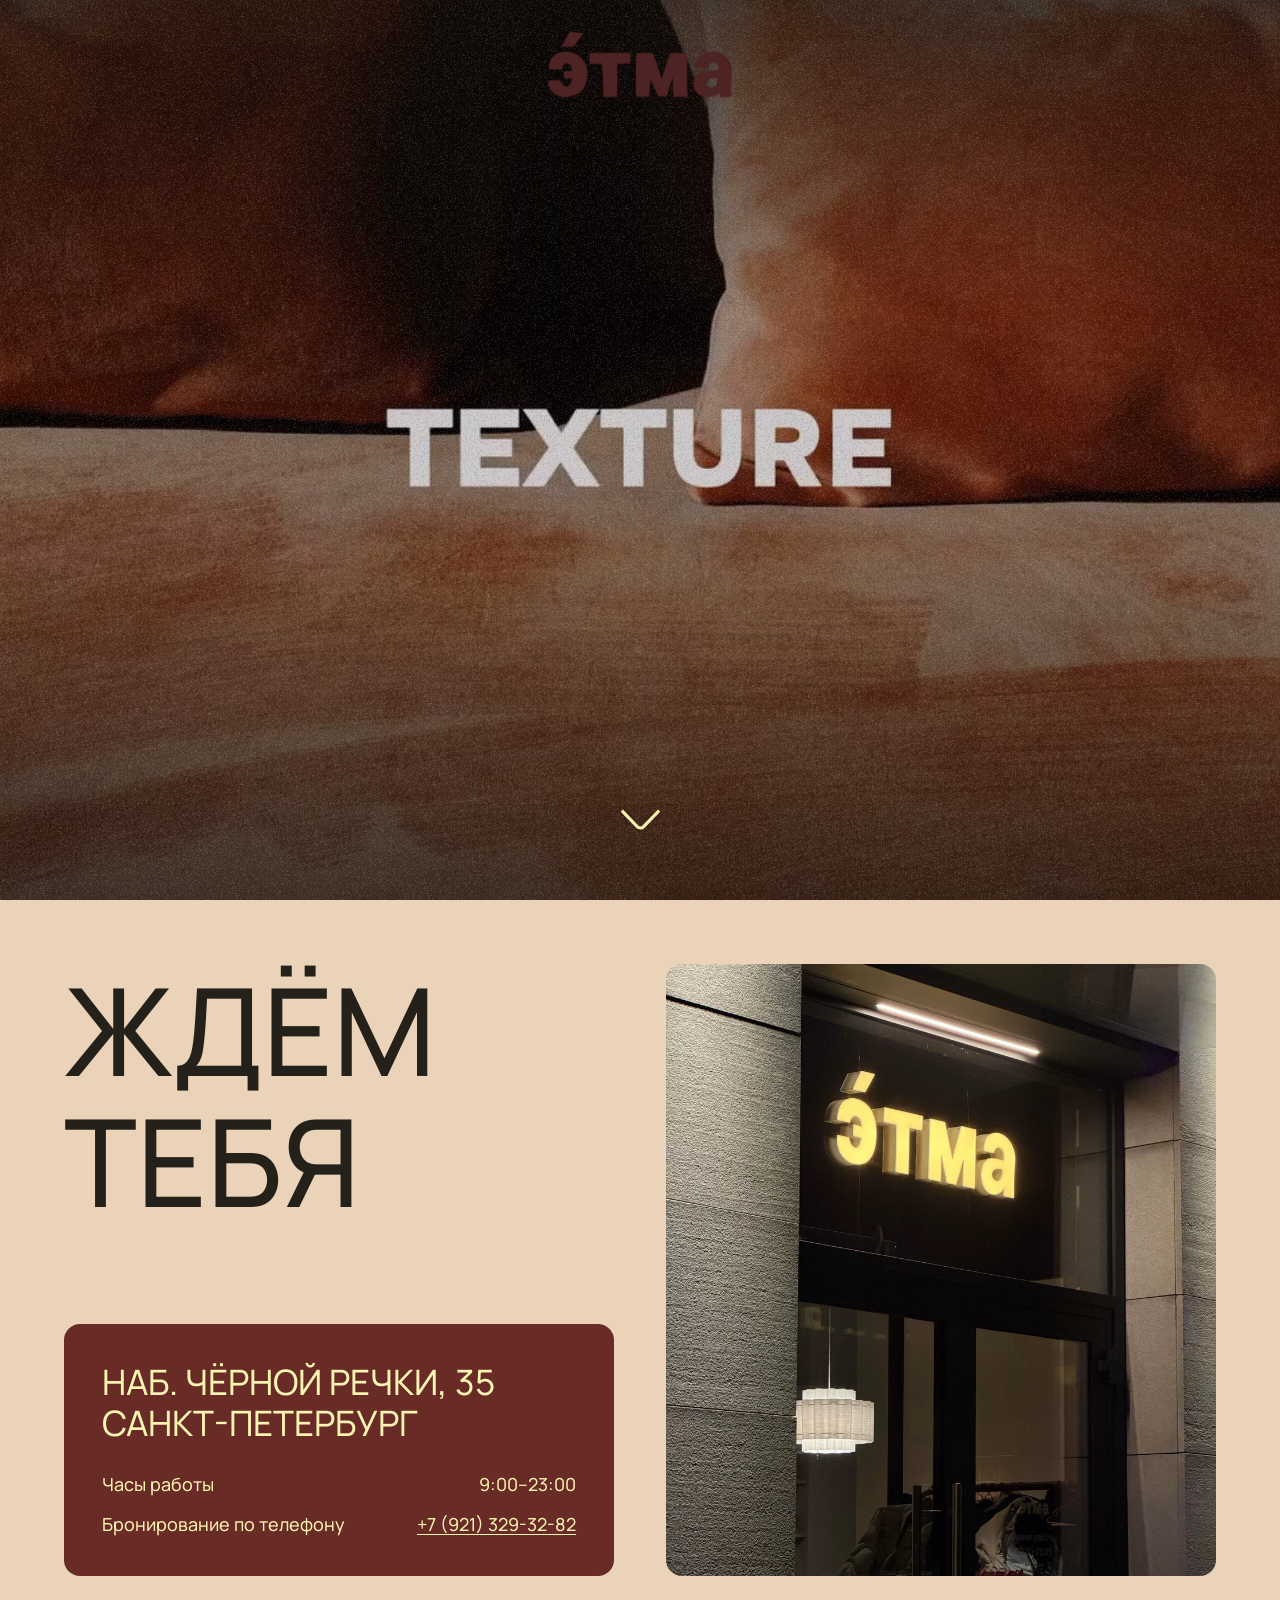
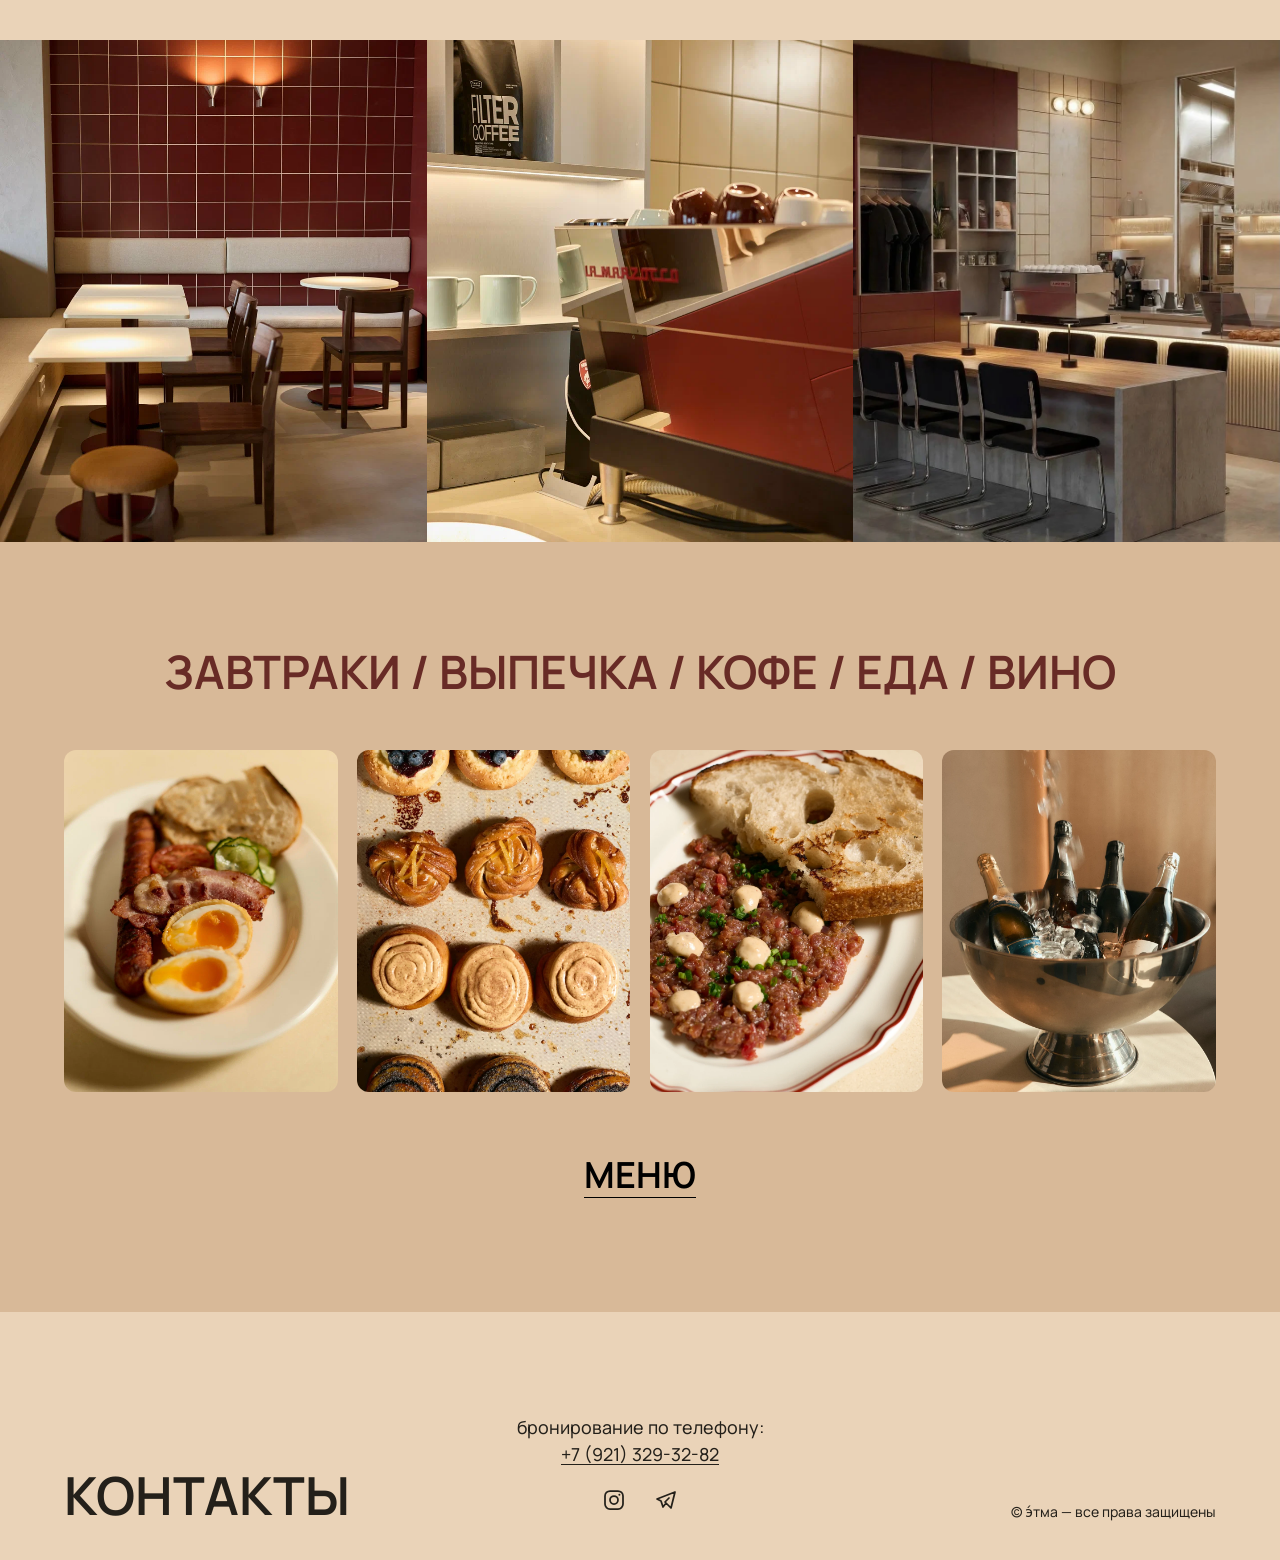
<file: index.html>
<!doctype html>
<html lang="ru">
<head>
  <meta charset="utf-8">
  <meta name="viewport" content="width=device-width, initial-scale=1">
  <meta name="description" content="Ресторан «Этма» — это стильное городское бистро с уютным интерьером в тёплых тонах и панорамными окнами, из которых открывается прекрасный вид на набережную Чёрной речки.">
  <meta name="theme-color" content="#24201a">
  <title>Э́ТМА | Городское бистро</title>
  <link rel="icon" href="favicon.ico" sizes="16x16 32x32 48x48">
  <link rel="icon" href="favicon.png" type="image/png" sizes="64x64">
  <link rel="preload" href="assets/Manrope.ttf" as="font" type="font/ttf" crossorigin>
  <link rel="stylesheet" href="styles.css">
  <script defer src="wheel-scroll.js"></script>
  <script defer src="food-gallery.js"></script>
</head>
<body>
  <main>
    <section class="hero" id="hero" aria-labelledby="hero-title">
      <video class="hero-video" poster="assets/poster.jpg" preload="auto" autoplay muted loop playsinline aria-hidden="true">
        <source src="assets/hero-loop.mp4" type="video/mp4">
      </video>
      <header class="hero-header">
        <h1 class="hero-logo" id="hero-title" lang="ru">
          <img src="assets/etma-wordmark.webp" width="1635" height="579" alt="Этма">
        </h1>
      </header>
      <a class="wander" href="#locations" aria-label="Перейти к адресу" lang="ru">
        <img src="assets/chevron.svg" width="41" height="21" alt="">
      </a>
    </section>
    <section class="locations" id="locations" aria-labelledby="locations-title" tabindex="-1">
      <div class="locations-inner">
        <div class="locations-intro">
          <div class="locations-details" lang="ru">
            <h2 id="locations-title">ждём <br>тебя</h2>
            <div class="locations-contact">
              <address class="locations-address">
                <span>наб. Чёрной речки, 35</span>
                <span>Санкт-Петербург</span>
              </address>
              <dl class="locations-contact-info">
                <div>
                  <dt>Часы работы</dt>
                  <dd>9:00–23:00</dd>
                </div>
                <div>
                  <dt>Бронирование по телефону</dt>
                  <dd><a href="tel:+79213293282">+7 (921) 329-32-82</a></dd>
                </div>
              </dl>
            </div>
          </div>
          <div class="locations-photo">
            <img src="assets/locations-entrance.webp" width="960" height="1280" alt="Вход в кафе «Этма» со светящейся вывеской" lang="ru" decoding="async">
          </div>
        </div>
      </div>
      <div class="locations-gallery">
        <img src="assets/locations-interior.webp" width="853" height="1280" alt="Wooden café tables beside a deep red tiled wall" decoding="async">
        <img src="assets/locations-espresso.webp" width="853" height="1280" alt="Red espresso machine with cups and a bag of filter coffee" decoding="async">
        <img src="assets/locations-counter.webp" width="959" height="1278" alt="Длинный деревянный стол и кофейная стойка в зале «Этмы»" lang="ru" decoding="async">
      </div>
    </section>
    <section class="food" id="food" aria-labelledby="food-title" lang="ru">
      <div class="food-inner">
        <h2 id="food-title">завтраки / выпечка / кофе / еда / вино</h2>
        <div class="food-gallery">
          <button class="food-photo" type="button" aria-label="Сменить фото завтрака и сырников" aria-pressed="false">
            <img src="assets/menu-breakfast.webp" width="960" height="1280" alt="Завтрак с яйцом, беконом, колбаской и тостом" decoding="async">
            <img class="food-photo-alternate" src="assets/gallery-syrniki.webp" width="960" height="1280" alt="Сырники с кремом и ягодным соусом" loading="lazy" decoding="async">
          </button>
          <button class="food-photo" type="button" aria-label="Сменить фото выпечки" aria-pressed="false">
            <img src="assets/menu-pastries.webp" width="960" height="1280" alt="Свежая выпечка с черникой, кремом и маком" decoding="async">
            <img class="food-photo-alternate" src="assets/gallery-pastries.webp" width="853" height="1280" alt="Четыре вида выпечки на бордовой тарелке" loading="lazy" decoding="async">
          </button>
          <button class="food-photo" type="button" aria-label="Сменить фото тартара и бургера" aria-pressed="false">
            <img src="assets/menu-tartare.webp" width="960" height="1280" alt="Тартар с гренкой и зелёным луком" decoding="async">
            <img class="food-photo-alternate food-photo-burger" src="assets/gallery-burger.webp" width="1280" height="853" alt="Бургер с картофелем фри" loading="lazy" decoding="async">
          </button>
          <button class="food-photo" type="button" aria-label="Сменить фото вина и коктейля" aria-pressed="false">
            <img src="assets/menu-wine.webp" width="985" height="1280" alt="Бутылки игристого вина в чаше со льдом" decoding="async">
            <img class="food-photo-alternate" src="assets/gallery-drinks.jpg" width="1536" height="2048" alt="Коктейль с оливками и бокал белого вина" loading="lazy" decoding="async">
          </button>
        </div>
        <a class="food-menu-link" href="menu.html">МЕНЮ</a>
      </div>
    </section>
  </main>
  <footer class="contacts" id="contacts" aria-labelledby="contacts-title" lang="ru">
    <div class="contacts-inner">
      <h2 id="contacts-title">контакты</h2>
      <div class="contacts-booking">
        <p>бронирование по телефону: <a href="tel:+79213293282" draggable="false">+7 (921) 329-32-82</a></p>
        <div class="contacts-socials">
          <span class="contacts-social" role="img" aria-label="Instagram">
            <svg viewBox="0 0 24 24" fill="none" stroke="currentColor" stroke-width="1.75" aria-hidden="true">
              <rect x="3" y="3" width="18" height="18" rx="5"/>
              <circle cx="12" cy="12" r="4"/>
              <circle cx="17.4" cy="6.7" r="1" fill="currentColor" stroke="none"/>
            </svg>
          </span>
          <span class="contacts-social" role="img" aria-label="Telegram">
            <svg viewBox="0 0 24 24" fill="none" stroke="currentColor" stroke-width="1.75" stroke-linecap="round" stroke-linejoin="round" aria-hidden="true">
              <path d="M15 10l-4 4l6 6l4-16l-18 7l4 2l2 6l3-4"/>
            </svg>
          </span>
        </div>
      </div>
      <small class="contacts-copyright">© э́тма — все права защищены</small>
    </div>
  </footer>
</body>
</html>
</file>
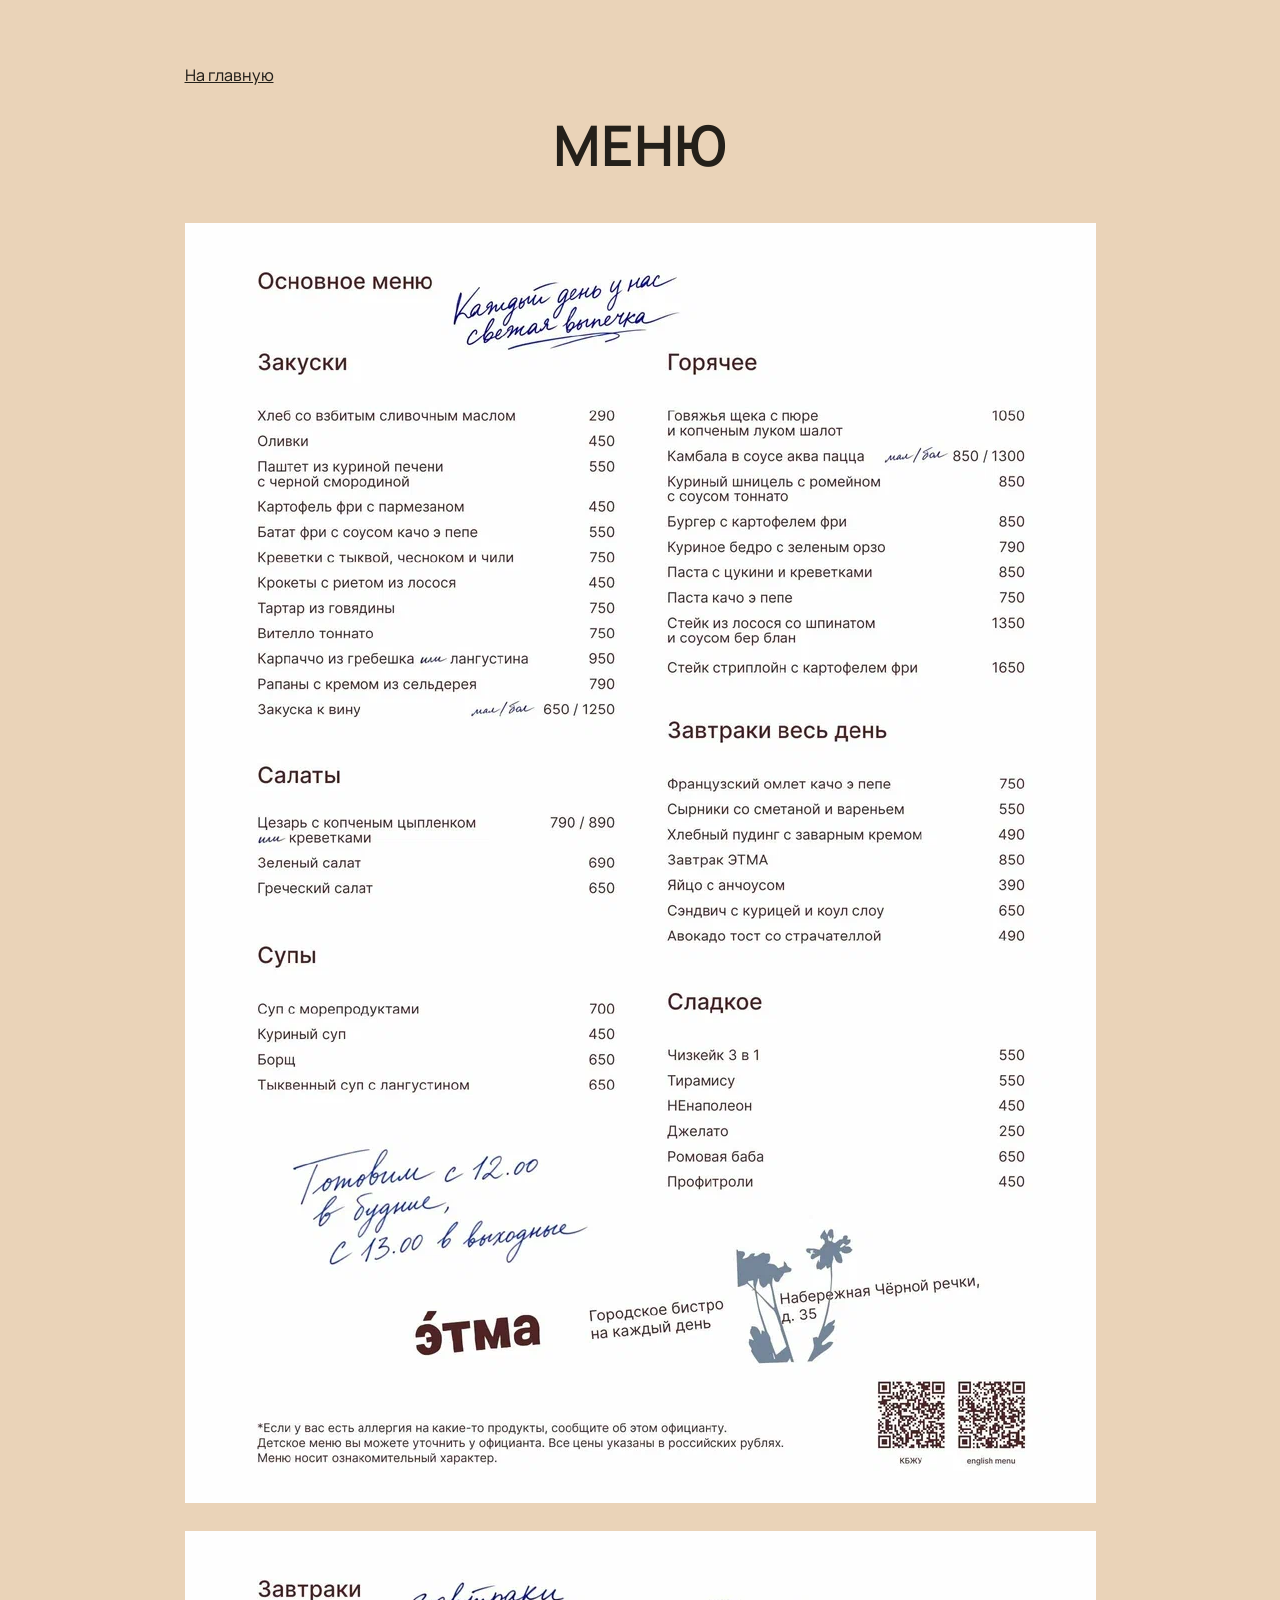
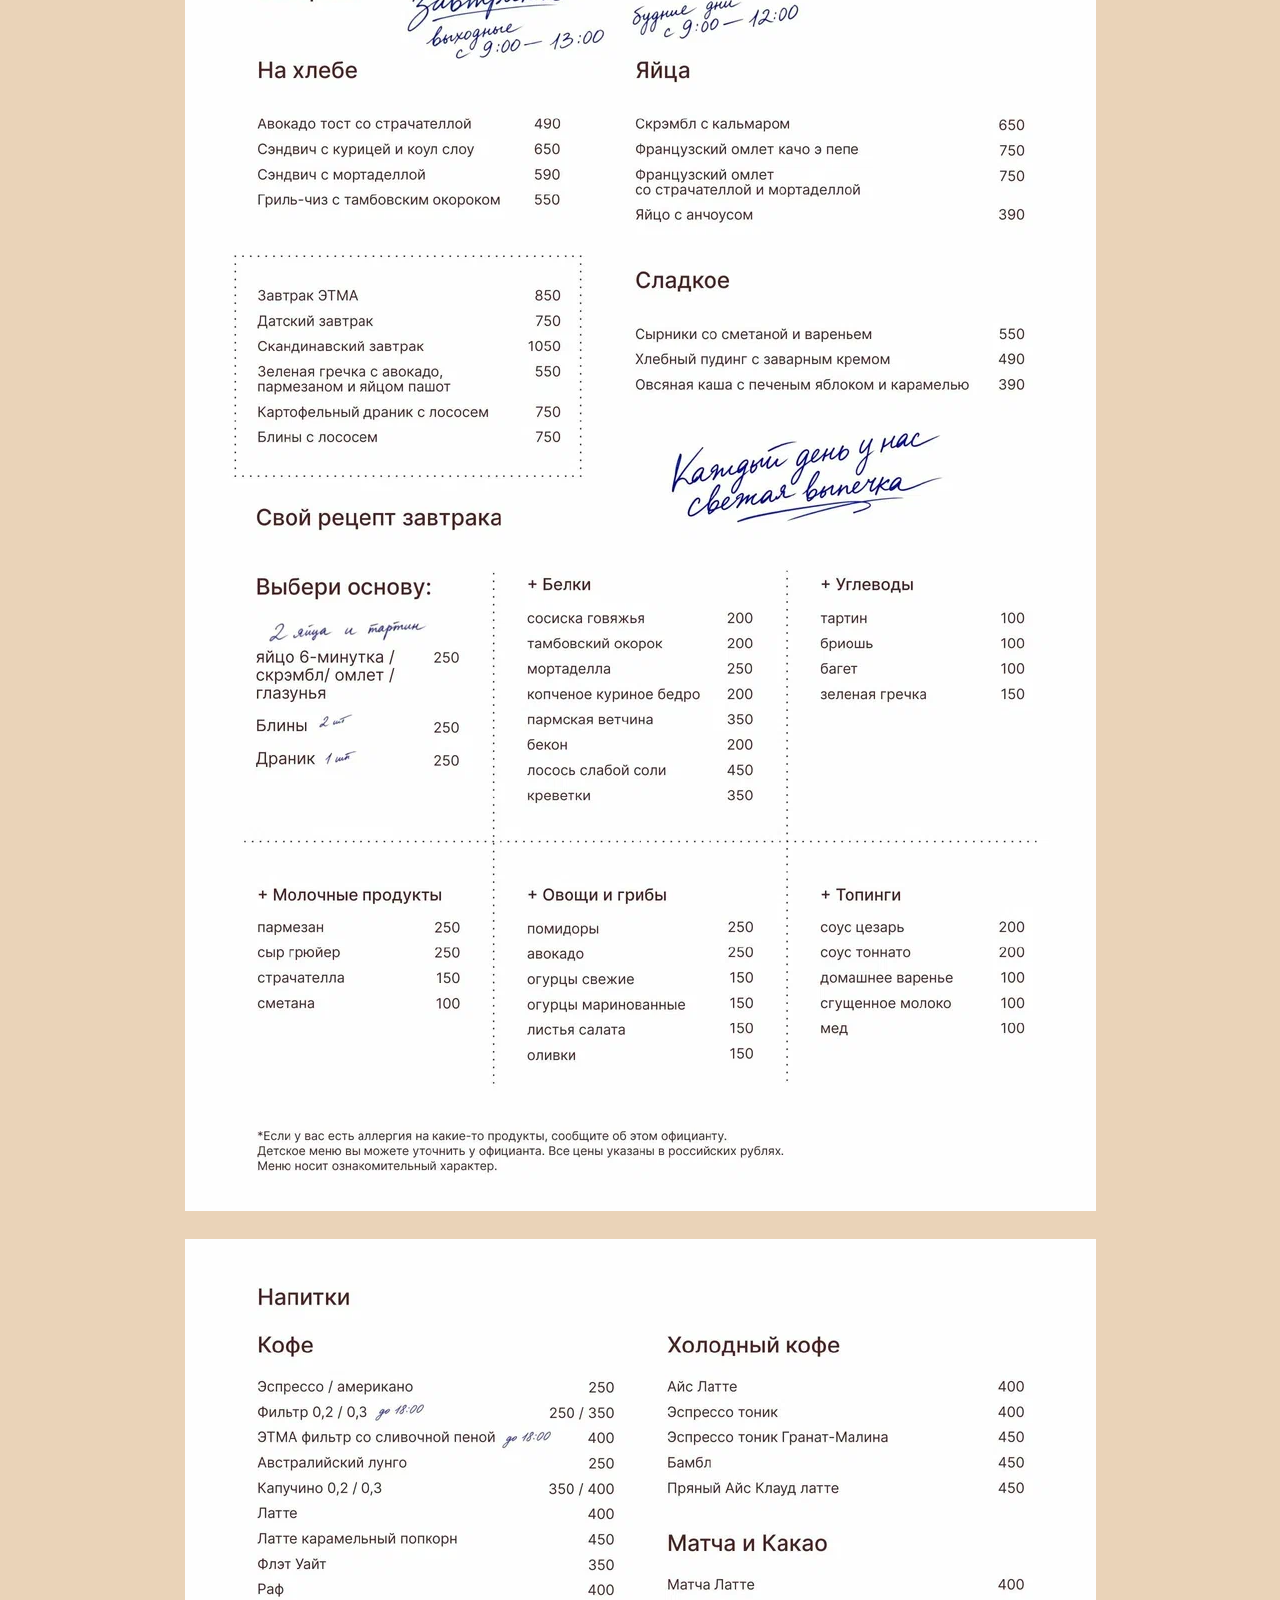
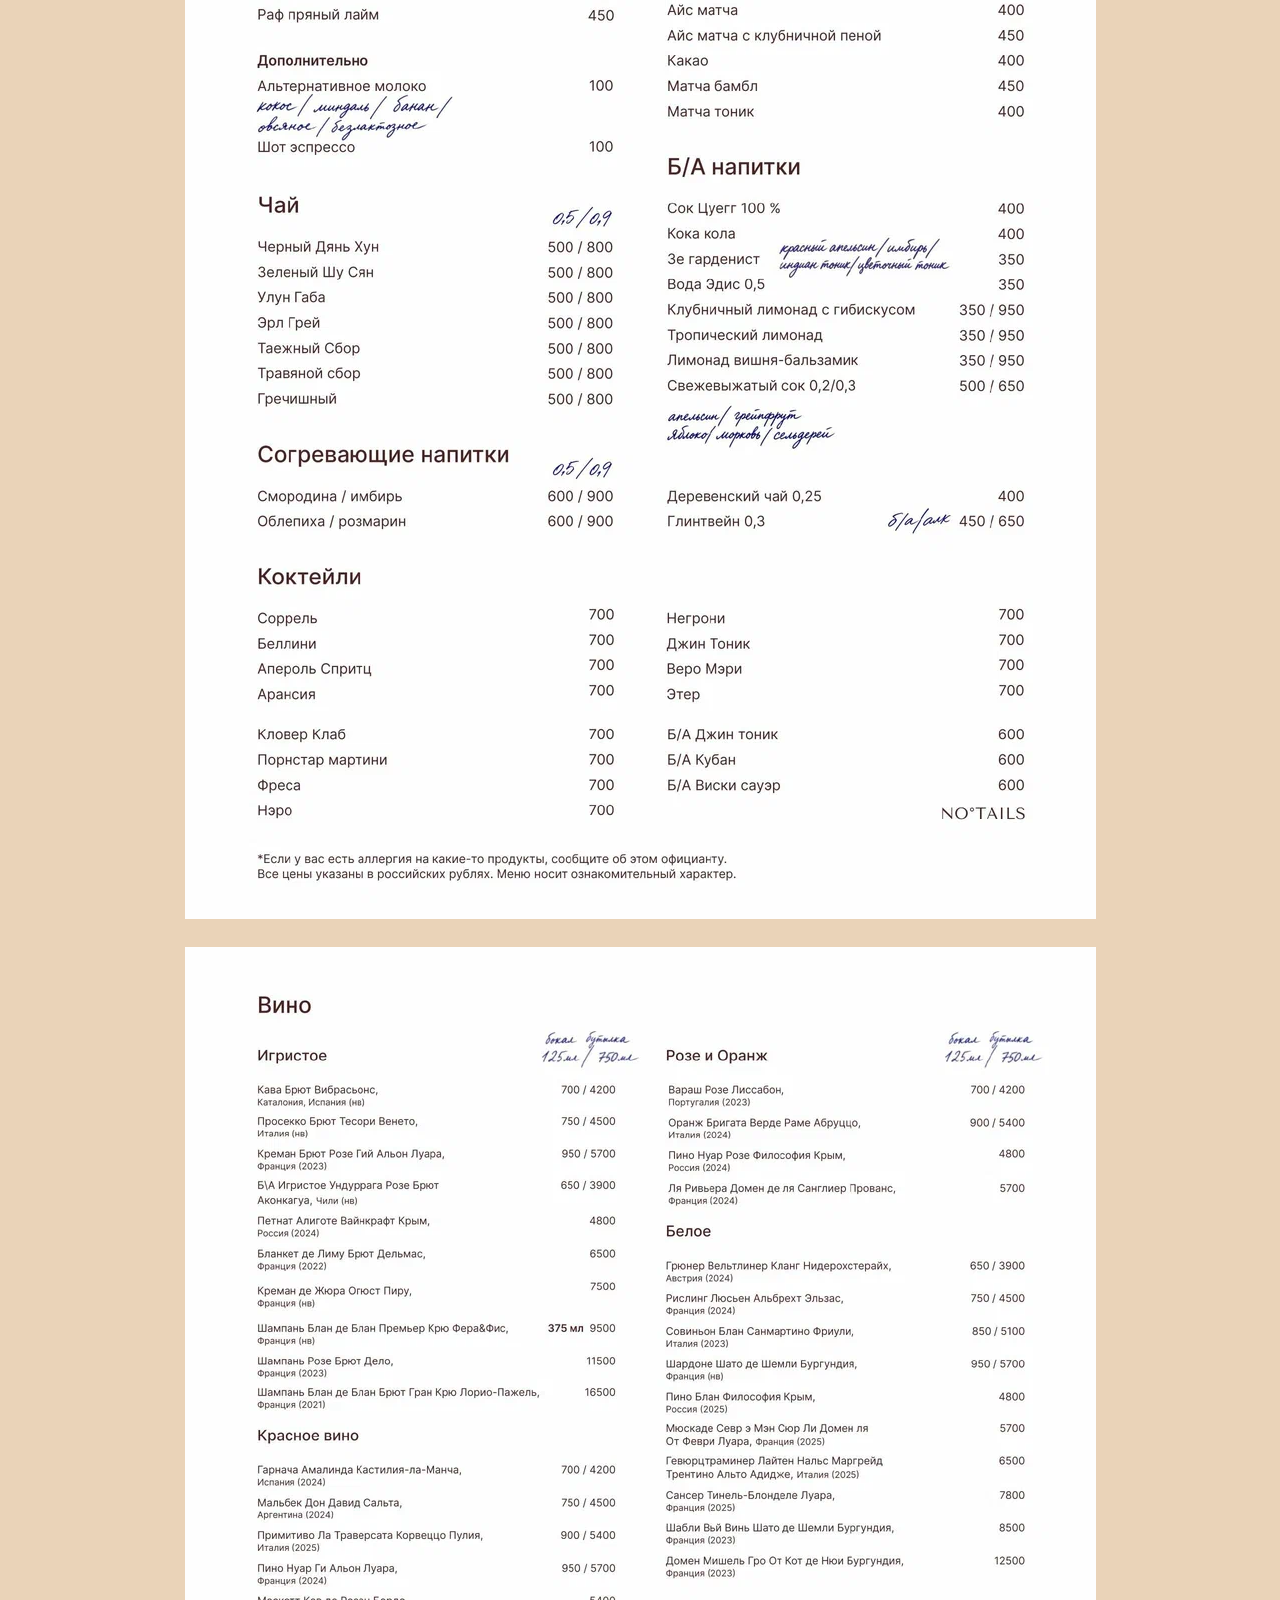
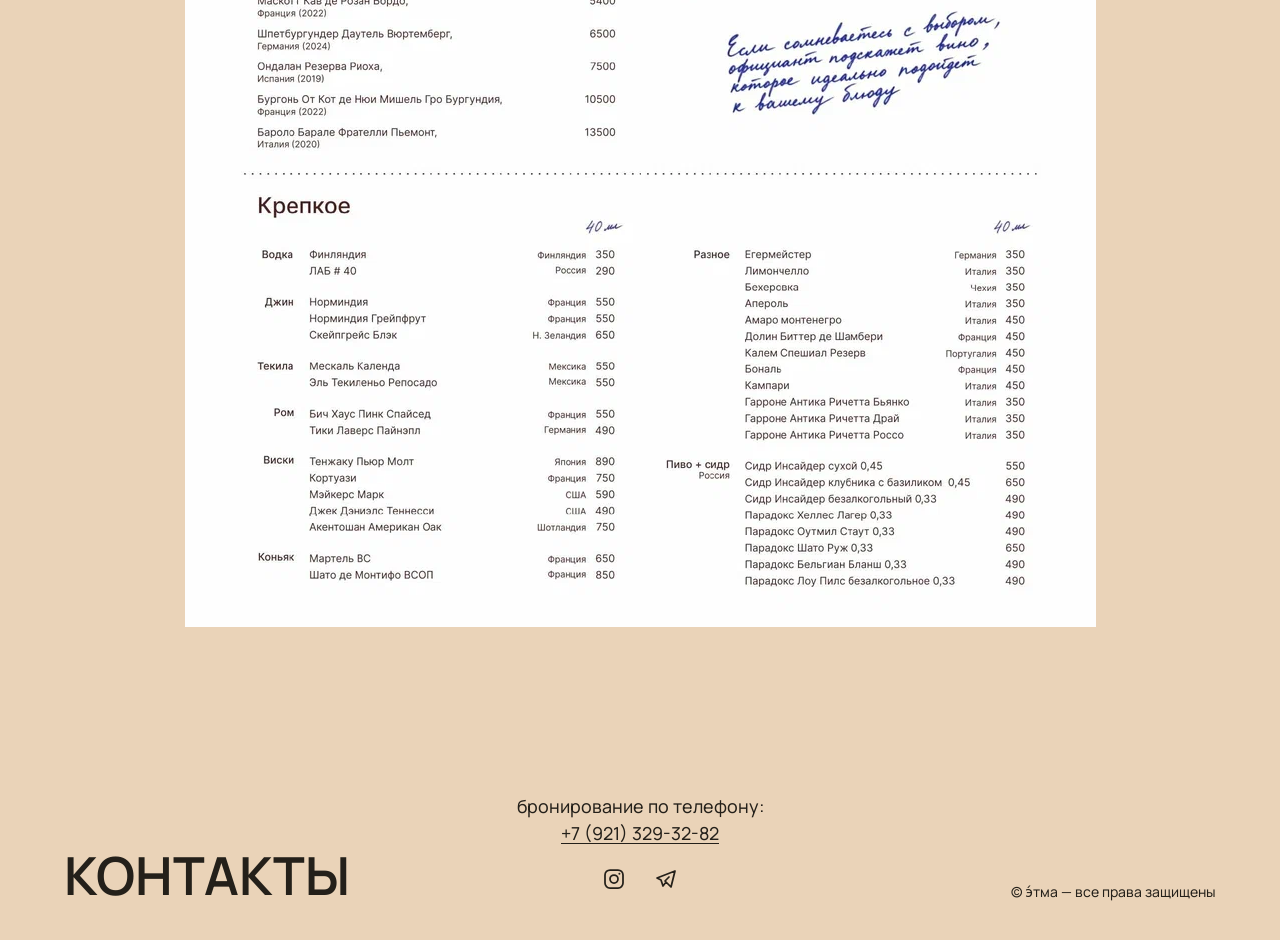
<file: menu.html>
<!doctype html>
<html lang="ru">
<head>
  <meta charset="utf-8">
  <meta name="viewport" content="width=device-width, initial-scale=1">
  <meta name="theme-color" content="#ead3b8">
  <title>Меню | Э́ТМА</title>
  <link rel="icon" href="favicon.ico" sizes="16x16 32x32 48x48">
  <link rel="icon" href="favicon.png" type="image/png" sizes="64x64">
  <link rel="preload" href="assets/Manrope.ttf" as="font" type="font/ttf" crossorigin>
  <link rel="stylesheet" href="styles.css">
  <script defer src="wheel-scroll.js"></script>
  <script defer src="menu-viewer.js"></script>
</head>
<body class="menu-page">
  <main class="menu-content">
    <a href="index.html#food">На главную</a>
    <h1>МЕНЮ</h1>
    <div class="menu-sheets">
      <a href="assets/menu.webp" aria-label="Открыть основное меню в полном размере">
        <img src="assets/menu.webp" width="911" height="1280" alt="Основное меню" decoding="async">
      </a>
      <a href="assets/menu1.webp" aria-label="Открыть меню завтраков в полном размере">
        <img src="assets/menu1.webp" width="911" height="1280" alt="Завтраки" decoding="async">
      </a>
      <a href="assets/menu3.webp" aria-label="Открыть меню напитков в полном размере">
        <img src="assets/menu3.webp" width="911" height="1280" alt="Напитки" decoding="async">
      </a>
      <a href="assets/menu2.webp" aria-label="Открыть винную карту в полном размере">
        <img src="assets/menu2.webp" width="911" height="1280" alt="Вино и крепкие напитки" decoding="async">
      </a>
    </div>
  </main>
  <footer class="contacts" id="contacts" aria-labelledby="contacts-title" lang="ru">
    <div class="contacts-inner">
      <h2 id="contacts-title">контакты</h2>
      <div class="contacts-booking">
        <p>бронирование по телефону: <a href="tel:+79213293282" draggable="false">+7 (921) 329-32-82</a></p>
        <div class="contacts-socials">
          <span class="contacts-social" role="img" aria-label="Instagram">
            <svg viewBox="0 0 24 24" fill="none" stroke="currentColor" stroke-width="1.75" aria-hidden="true">
              <rect x="3" y="3" width="18" height="18" rx="5"/>
              <circle cx="12" cy="12" r="4"/>
              <circle cx="17.4" cy="6.7" r="1" fill="currentColor" stroke="none"/>
            </svg>
          </span>
          <span class="contacts-social" role="img" aria-label="Telegram">
            <svg viewBox="0 0 24 24" fill="none" stroke="currentColor" stroke-width="1.75" stroke-linecap="round" stroke-linejoin="round" aria-hidden="true">
              <path d="M15 10l-4 4l6 6l4-16l-18 7l4 2l2 6l3-4"/>
            </svg>
          </span>
        </div>
      </div>
      <small class="contacts-copyright">© э́тма — все права защищены</small>
    </div>
  </footer>
  <dialog class="menu-viewer" aria-label="Просмотр меню">
    <form class="menu-viewer-controls" method="dialog">
      <button class="menu-viewer-zoom-out" type="button" aria-label="Уменьшить меню" aria-disabled="true">−</button>
      <button class="menu-viewer-zoom-in" type="button" aria-label="Увеличить меню">+</button>
      <button type="submit" aria-label="Закрыть меню" autofocus>×</button>
    </form>
    <div class="menu-viewer-scroll" role="region" aria-label="Лист меню" tabindex="-1">
      <div class="menu-viewer-sheet">
        <img class="menu-viewer-image" alt="">
      </div>
    </div>
  </dialog>
</body>
</html>
</file>
<file: styles.css>
@font-face {
  font-family: Manrope;
  src: url("assets/Manrope.ttf") format("truetype");
  font-style: normal;
  font-weight: 200 800;
  font-display: swap;
}

:root {
  --cream: #fef5b3;
  --espresso: #24201a;
  --beige: #ead3b8;
  --beige-warm: #d8b998;
  --burgundy: #682b26;
}

* { box-sizing: border-box; }

body {
  margin: 0;
  background: var(--espresso);
  color: var(--cream);
  font-family: Manrope, system-ui, sans-serif;
  font-weight: 450;
  cursor: default;
  -webkit-user-select: none;
  user-select: none;
}

a {
  color: inherit;
  cursor: pointer;
  -webkit-tap-highlight-color: transparent;
}
a:focus-visible {
  outline: 2px solid currentColor;
  outline-offset: 5px;
}

.hero-header {
  position: absolute;
  inset: 0 0 auto;
  display: grid;
  justify-items: center;
  padding: max(clamp(16px, 3vw, 32px), env(safe-area-inset-top)) 20px 0;
}

.hero-logo {
  width: clamp(108px, 15vw, 184px);
  margin: 0;
  animation: hero-logo-in 1.4s cubic-bezier(.16,1,.3,1) both;
}

.hero-logo img {
  display: block;
  width: 100%;
  height: auto;
}

.hero {
  position: relative;
  min-height: 100vh;
  min-height: 100svh;
  isolation: isolate;
  overflow: hidden;
  background: var(--espresso) url("assets/poster.jpg") center / cover;
}

.hero-video {
  position: absolute;
  z-index: -1;
  inset: 0;
  width: 100%;
  height: 100%;
  object-fit: cover;
}

.hero::after {
  content: "";
  position: absolute;
  z-index: -1;
  inset: 0;
  pointer-events: none;
  background:
    url("assets/hero-grain.png") repeat,
    linear-gradient(180deg, rgb(18 12 8 / 68%), rgb(18 12 8 / 19%) 35% 62%, rgb(18 12 8 / 64%));
}

.wander {
  position: absolute;
  top: 91%;
  left: 50%;
  transform: translate(-50%, -50%);
  display: grid;
  place-items: center;
  width: 48px;
  height: 48px;
  animation: wander-in 1.4s .6s cubic-bezier(.16,1,.3,1) both;
}

@keyframes hero-logo-in {
  from { opacity: 0; }
}

@keyframes wander-in {
  from { opacity: 0; transform: translate(-50%, calc(-50% + 150px)); }
}

@media (prefers-reduced-motion: reduce) {
  .hero-logo, .wander { animation: none; }
  .hero-video { visibility: hidden; }
}

.locations {
  display: grid;
  align-content: center;
  gap: clamp(28px, 5vw, 72px);
  min-height: 100svh;
  padding-block-start: clamp(36px, 5vw, 80px);
  background: var(--beige);
  color: var(--espresso);
}

.locations-inner {
  width: calc(100% - 2 * clamp(20px, 5vw, 80px));
  max-width: 1240px;
  margin-inline: auto;
}

.locations-gallery {
  display: grid;
  grid-template-columns: repeat(3, minmax(0, 1fr));
}

.locations-intro {
  display: grid;
  grid-template-columns: repeat(2, minmax(0, 1fr));
  align-items: stretch;
  gap: clamp(20px, 4vw, 64px);
}

.locations-photo img, .locations-gallery img {
  display: block;
  width: 100%;
  height: auto;
  object-fit: cover;
}

.locations-photo {
  position: relative;
  aspect-ratio: 9 / 10;
  overflow: hidden;
  border-radius: 16px;
}

.locations-photo img {
  position: absolute;
  inset: 0;
  height: 100%;
  object-position: center 35%;
}

.locations-details {
  display: grid;
  grid-template-rows: auto 1fr;
  gap: clamp(24px, 3vw, 44px);
}

.locations-contact {
  align-self: end;
  container-type: inline-size;
  padding: clamp(20px, 3vw, 40px);
  border-radius: 16px;
  background: var(--burgundy);
  color: var(--cream);
}

.locations-address {
  font-style: normal;
  font-size: clamp(1.1875rem, 7.4cqi, 2.75rem);
  line-height: 1.15;
  text-transform: uppercase;
}

.locations-address span { display: block; }

.locations-address, .contacts-booking a {
  -webkit-user-select: text;
  user-select: text;
}

.locations-contact-info {
  display: grid;
  gap: 14px;
  margin: clamp(24px, 6cqi, 36px) 0 0;
  font-size: clamp(.9375rem, 1.5vw, 1.125rem);
  line-height: 1.45;
}

.locations-contact-info > div {
  display: grid;
  gap: 4px 20px;
}

.locations-contact-info dd { margin: 0; }
.locations-contact-info a { text-underline-offset: 3px; }

@container (min-width: 305px) {
  .locations-contact-info > div {
    grid-template-columns: minmax(0, 1fr) auto;
  }
}

.locations-gallery img {
  aspect-ratio: 17 / 20;
}

.locations-intro h2 {
  margin: 0;
  font-size: clamp(2rem, 9.5vw, 10rem);
  font-weight: 500;
  line-height: 1.08;
  text-transform: uppercase;
}

@media (max-width: 760px), (max-width: 950px) and (hover: none) and (pointer: coarse) {
  .locations-inner { container-type: inline-size; }
  .locations-intro { grid-template-columns: 1fr; }

  .locations-intro h2 {
    font-size: 13vw;
    font-size: 15cqi;
    text-align: center;
    white-space: nowrap;
  }

  .locations-intro h2 br { display: none; }
}

@media (max-width: 600px) {
  .locations-gallery { grid-template-columns: 1fr; }
  .locations-gallery img { aspect-ratio: 5 / 4; }
}

.food {
  padding: clamp(48px, 8vw, 116px) clamp(20px, 5vw, 80px);
  background: var(--beige-warm);
  color: var(--burgundy);
}

.food-inner {
  max-width: 1240px;
  margin-inline: auto;
}

.food h2 {
  margin: 0 0 clamp(28px, 4vw, 56px);
  font-size: clamp(1.375rem, 3.6vw, 3.25rem);
  font-weight: 650;
  line-height: 1.2;
  text-align: center;
  text-transform: uppercase;
  text-wrap: balance;
}

.food-gallery {
  display: grid;
  grid-template-columns: repeat(4, minmax(0, 1fr));
  gap: clamp(12px, 1.5vw, 24px);
}

.food-menu-link {
  display: table;
  margin: clamp(24px, 4vw, 48px) auto 0;
  padding: 10px 4px;
  color: #000;
  font-size: clamp(1.375rem, 3vw, 2.25rem);
  font-weight: 650;
  text-decoration-thickness: 1px;
  text-underline-offset: .25em;
}

@media (hover: hover) {
  .food-menu-link:hover { opacity: .75; }
}

@media (hover: hover) and (prefers-reduced-motion: no-preference) {
  .food-menu-link { transition: opacity 200ms ease-out, transform 200ms ease-out; }
  .food-menu-link:hover { transform: scale(1.05); }
}

.food-photo {
  position: relative;
  display: block;
  width: 100%;
  padding: 0;
  border: 0;
  background: transparent;
  overflow: hidden;
  border-radius: 12px;
  cursor: pointer;
  touch-action: manipulation;
}

.food-photo:focus-visible {
  outline: 2px solid var(--burgundy);
  outline-offset: 3px;
}

.food-photo img {
  display: block;
  width: 100%;
  height: auto;
  aspect-ratio: 4 / 5;
  object-fit: cover;
}

.food-photo .food-photo-alternate {
  position: absolute;
  inset: 0;
  height: 100%;
  visibility: hidden;
}

.food-photo .food-photo-burger { object-position: 73% center; }

.food-photo[data-preview] .food-photo-alternate,
.food-photo[aria-pressed="true"] .food-photo-alternate {
  visibility: visible;
}

@media (max-width: 700px) {
  .food-gallery { grid-template-columns: repeat(2, minmax(0, 1fr)); }
}

.menu-page {
  background: var(--beige);
  color: var(--espresso);
}

.menu-content {
  width: min(calc(100% - 32px), 911px);
  margin-inline: auto;
  padding-block: clamp(24px, 5vw, 64px);
}

.menu-content h1 {
  margin: 20px 0 clamp(20px, 4vw, 40px);
  font-size: clamp(2rem, 5vw, 3.5rem);
  font-weight: 650;
  text-align: center;
}

.menu-sheets {
  display: grid;
  gap: clamp(12px, 3vw, 28px);
}

.menu-sheets img {
  display: block;
  width: 100%;
  height: auto;
}

html:has(.menu-viewer[open]) { overflow: hidden; }

.menu-viewer {
  position: fixed;
  inset: 0;
  width: 100%;
  height: 100%;
  max-width: none;
  max-height: none;
  margin: 0;
  padding: max(12px, env(safe-area-inset-top)) max(12px, env(safe-area-inset-right))
    max(12px, env(safe-area-inset-bottom)) max(12px, env(safe-area-inset-left));
  border: 0;
  background: transparent;
  overflow: hidden;
}

.menu-viewer[open] {
  display: grid;
  grid-template: auto minmax(0, 1fr) / minmax(0, 1fr);
  gap: 8px;
}

.menu-viewer::backdrop { background: rgb(12 9 7 / 94%); }

.menu-viewer-scroll {
  overflow: auto;
  overscroll-behavior: contain;
}

.menu-viewer-sheet {
  display: grid;
  place-items: center;
  width: max-content;
  height: max-content;
  min-width: 100%;
  min-height: 100%;
}

.menu-viewer-image {
  display: block;
  height: auto;
}

.menu-viewer-controls {
  display: flex;
  justify-self: end;
  gap: 8px;
  margin: 0;
}

.menu-viewer-controls button {
  display: grid;
  place-items: center;
  width: 44px;
  height: 44px;
  padding: 0;
  border: 1px solid rgb(255 255 255 / 42%);
  border-radius: 50%;
  background: rgb(12 9 7 / 90%);
  color: #fff;
  font: 28px/1 sans-serif;
  cursor: pointer;
}

.menu-viewer-controls button[aria-disabled="true"] {
  opacity: .45;
  cursor: default;
}

.menu-viewer-controls button:focus-visible,
.menu-viewer-scroll:focus-visible {
  outline: 2px solid currentColor;
  outline-offset: 2px;
}

.contacts {
  padding: clamp(52px, 8vw, 112px) clamp(20px, 5vw, 80px) clamp(24px, 3vw, 44px);
  background: var(--beige);
  color: var(--espresso);
}

.contacts-inner {
  display: grid;
  grid-template-columns: repeat(3, minmax(0, 1fr));
  align-items: end;
  gap: 24px;
  max-width: 1240px;
  margin-inline: auto;
}

.contacts h2 {
  margin: 0;
  font-size: clamp(2rem, 4.1vw, 4rem);
  font-weight: 650;
  line-height: 1;
  text-transform: uppercase;
}

.contacts-booking {
  text-align: center;
  font-size: clamp(.9375rem, 1.4vw, 1.125rem);
  line-height: 1.5;
}

.contacts-booking p { margin: 0; }

.contacts-booking a {
  white-space: nowrap;
  text-underline-offset: 3px;
}

.contacts-socials {
  display: flex;
  justify-content: center;
  gap: 8px;
  margin-top: 10px;
}

.contacts-social {
  display: grid;
  place-items: center;
  width: 44px;
  height: 44px;
}

.contacts-social svg {
  width: 24px;
  height: 24px;
}

@media (hover: hover) and (prefers-reduced-motion: no-preference) {
  .contacts-social svg {
    transition: transform 240ms ease-out;
  }

  .contacts-social:hover svg { transform: scale(1.12); }
}

.contacts-copyright {
  justify-self: end;
  font-size: .875rem;
  line-height: 1.4;
  text-align: right;
}

@media (max-width: 760px) {
  .contacts-inner { grid-template-columns: 1fr; }
  .contacts h2 { text-align: center; }

  .contacts-copyright {
    justify-self: center;
    text-align: center;
  }
}
</file>
